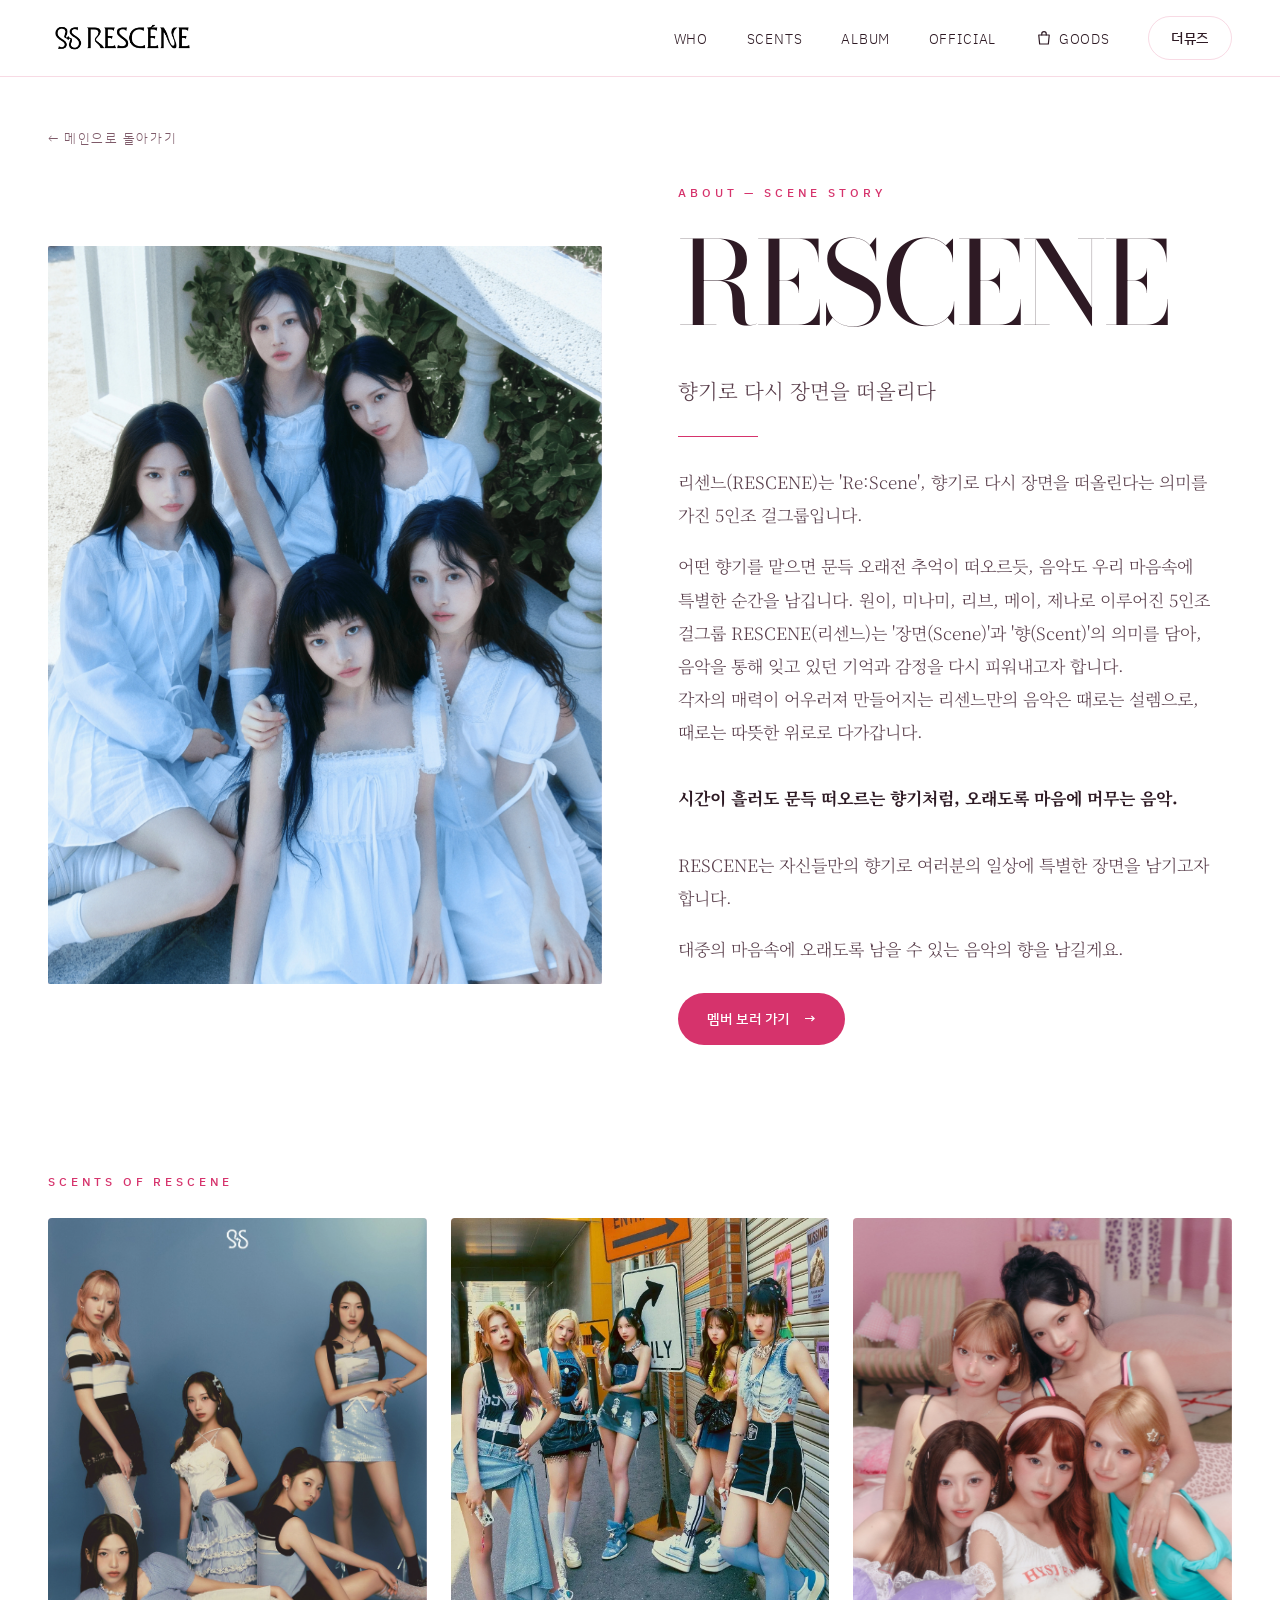
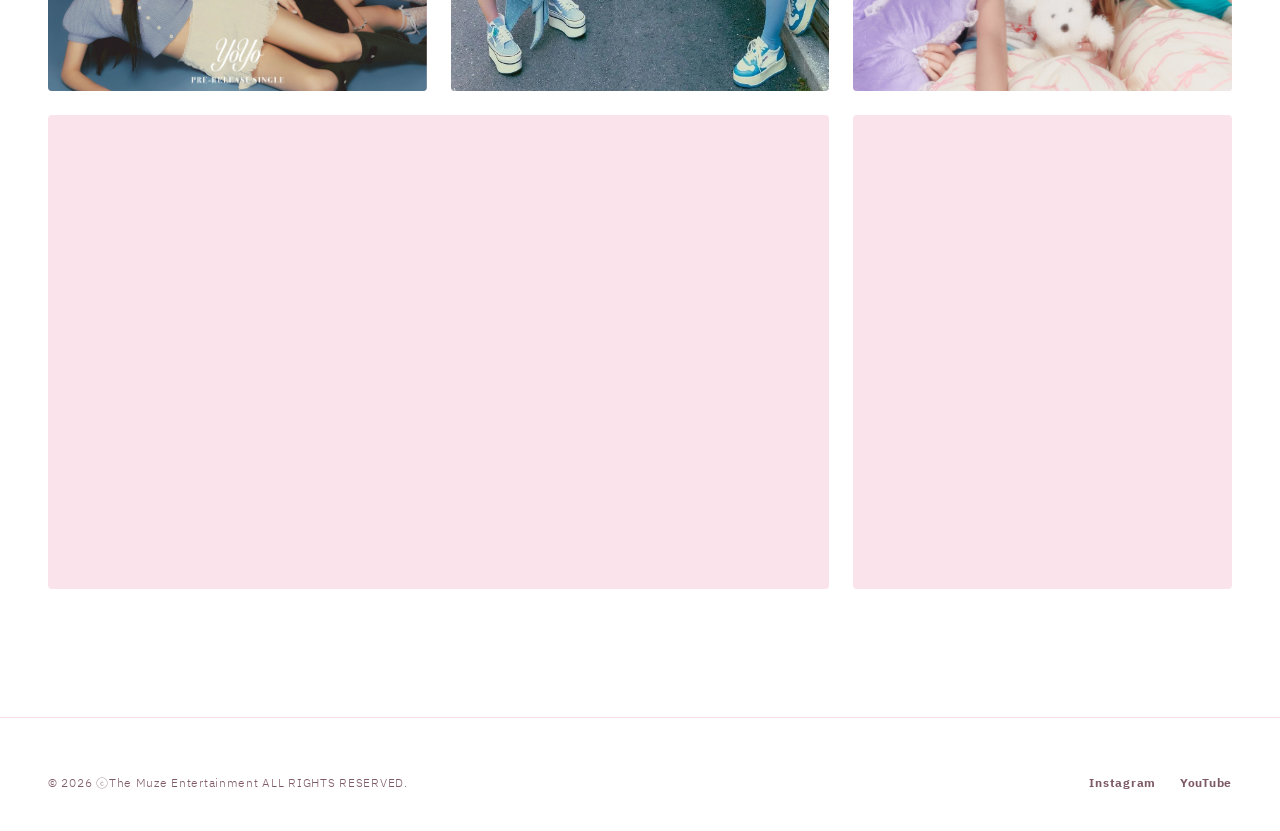
<file: about.html>
<!doctype html>
<html lang="ko">
<head>
  <meta charset="utf-8">
  <meta name="viewport" content="width=device-width, initial-scale=1">
  <title>ABOUT — RESCENE</title>

  <link rel="preconnect" href="https://fonts.googleapis.com">
  <link rel="preconnect" href="https://fonts.gstatic.com" crossorigin>
  <link rel="stylesheet" href="https://fonts.googleapis.com/css2?family=Bodoni+Moda:ital,opsz,wght@0,6..96,400;0,6..96,500;0,6..96,700;1,6..96,400;1,6..96,700&family=Noto+Serif+KR:wght@300;400;500;700&family=IBM+Plex+Sans+KR:wght@300;400;500;700&display=swap">
  <link rel="stylesheet" href="css/style.css?v=13">
</head>
<body>

  <!-- ============ NAV (메인 페이지와 동일) ============ -->
  <header class="header">
    <nav class="nav container">
      <a href="index.html" class="logo" aria-label="RESCENE 홈">
        <img class="logo-img" src="images/logo.png" alt="RESCENE">
        <span class="logo-text en">RESCENE</span>
      </a>

      <button class="menu-toggle" type="button" aria-label="메뉴 열기" aria-expanded="false" aria-controls="menu">
        <span></span><span></span>
      </button>

      <div class="menu" id="menu">
        <a class="navlink" href="index.html#story">WHO</a>
        <a class="navlink" href="index.html#collection">SCENTS</a>
        <a class="navlink" href="index.html#craft">ALBUM</a>
        <a class="navlink" href="index.html#contact">OFFICIAL</a>
        <a class="navlink nav-goods" href="https://www.withmuu.com/" target="_blank" rel="noopener">
          <svg class="nav-icon" viewBox="0 0 24 24" aria-hidden="true"><path d="M5 8h14l-1.2 12H6.2z"/><path d="M9 8V6.5a3 3 0 0 1 6 0V8"/></svg>
          GOODS
        </a>
       <a href="https://themuze.kr/" class="btn btn-ghost btn-sm" target="_blank" rel="noopener">더뮤즈</a>
      </div>
    </nav>
  </header>

  <!-- ============ ABOUT RESCENE ============ -->
  <main class="member-page container">
    <a href="index.html#story" class="back-link fade">← 메인으로 돌아가기</a>

    <section class="member-detail">
      <!-- 사진: images/rescene-intro.jpg (세로형) -->
      <div class="ph hero-img about-photo" data-label="RESCENE · 3:4">
        <img class="ph-media" src="images/rescene-intro.jpg" alt="리센느 단체 사진">
      </div>

      <div class="member-info">
        <p class="eyebrow fade">ABOUT — SCENE STORY</p>
        <h1 class="member-name en">
          <span class="line"><span>RESCENE</span></span>
        </h1>
        <p class="member-line kr fade">향기로 다시 장면을 떠올리다</p>
        <span class="rule fade"></span>

        <!-- 소개글: 문단을 늘리려면 <p>…</p> 를 복사해서 추가하세요 -->
        <div class="about-body kr fade-2">
          <p>리센느(RESCENE)는 'Re:Scene', 향기로 다시 장면을 떠올린다는 의미를 가진 5인조 걸그룹입니다.</p>
          <p>어떤 향기를 맡으면 문득 오래전 추억이 떠오르듯, 음악도 우리 마음속에 특별한 순간을 남깁니다. 
            원이, 미나미, 리브, 메이, 제나로 이루어진 5인조 걸그룹 RESCENE(리센느)는 '장면(Scene)'과 '향(Scent)'의 의미를 담아, 음악을 통해 잊고 있던 기억과 감정을 다시 피워내고자 합니다. <br>
각자의 매력이 어우러져 만들어지는 리센느만의 음악은 때로는 설렘으로, 때로는 따뜻한 위로로 다가갑니다. <br> <br>
<strong> 시간이 흘러도 문득 떠오르는 향기처럼, 오래도록 마음에 머무는 음악. </strong> <br><br>
RESCENE는 자신들만의 향기로 여러분의 일상에 특별한 장면을 남기고자 합니다.</p>
          <p>대중의 마음속에 오래도록 남을 수 있는 음악의 향을 남길게요.</p>
        </div>

        <a href="index.html#collection" class="btn btn-solid self-start fade-2">멤버 보러 가기 <span aria-hidden="true">→</span></a>
      </div>
    </section>
      <!-- ============ GALLERY (단체사진) ============ -->
    <section class="about-gallery">
      <p class="eyebrow reveal">SCENTS OF RESCENE</p>
      <div class="gallery-grid">
        <figure class="ph gallery-tall reveal-img" style="aspect-ratio: 4 / 5" data-label="Group · 세로형">
          <img class="ph-media" src="images/product-01.jpg" alt="리센느 단체 사진">
        </figure>
        <figure class="ph gallery-tall reveal-img" style="aspect-ratio: 4 / 5" data-label="Group · 세로형">
          <img class="ph-media" src="images/product-02.jpg" alt="리센느 단체 사진">
        </figure>
        <figure class="ph gallery-tall reveal-img" style="aspect-ratio: 4 / 5" data-label="Group · 세로형">
          <img class="ph-media" src="images/product-03.jpg" alt="리센느 단체 사진">
        </figure>
        <figure class="ph gallery-wide reveal-img" data-label="Group · 가로형">
          <img class="ph-media" src="images/product-04.jpg" alt="리센느 단체 사진">
        </figure>
        <figure class="ph gallery-tall reveal-img" style="aspect-ratio: 4 / 5" data-label="Group · 세로형">
          <img class="ph-media" src="images/product-05.jpg" alt="리센느 단체 사진">
        </figure>
      </div>
    </section>
  </main>

  <!-- ============ FOOTER ============ -->
  <footer class="footer">
    <div class="container">
      <div class="footer-bottom">
        <span>© <span id="year"></span> ⓒThe Muze Entertainment ALL RIGHTS RESERVED.</span>
        <div class="footer-sns">
          <a href="https://www.instagram.com/rescene_official" target="_blank" rel="noopener">Instagram</a>
          <a href="https://www.youtube.com/@rescene_official" target="_blank" rel="noopener">YouTube</a>
        </div>
      </div>
    </div>
  </footer>

  <script src="js/main.js?v=11"></script>
</body>
</html>
</file>
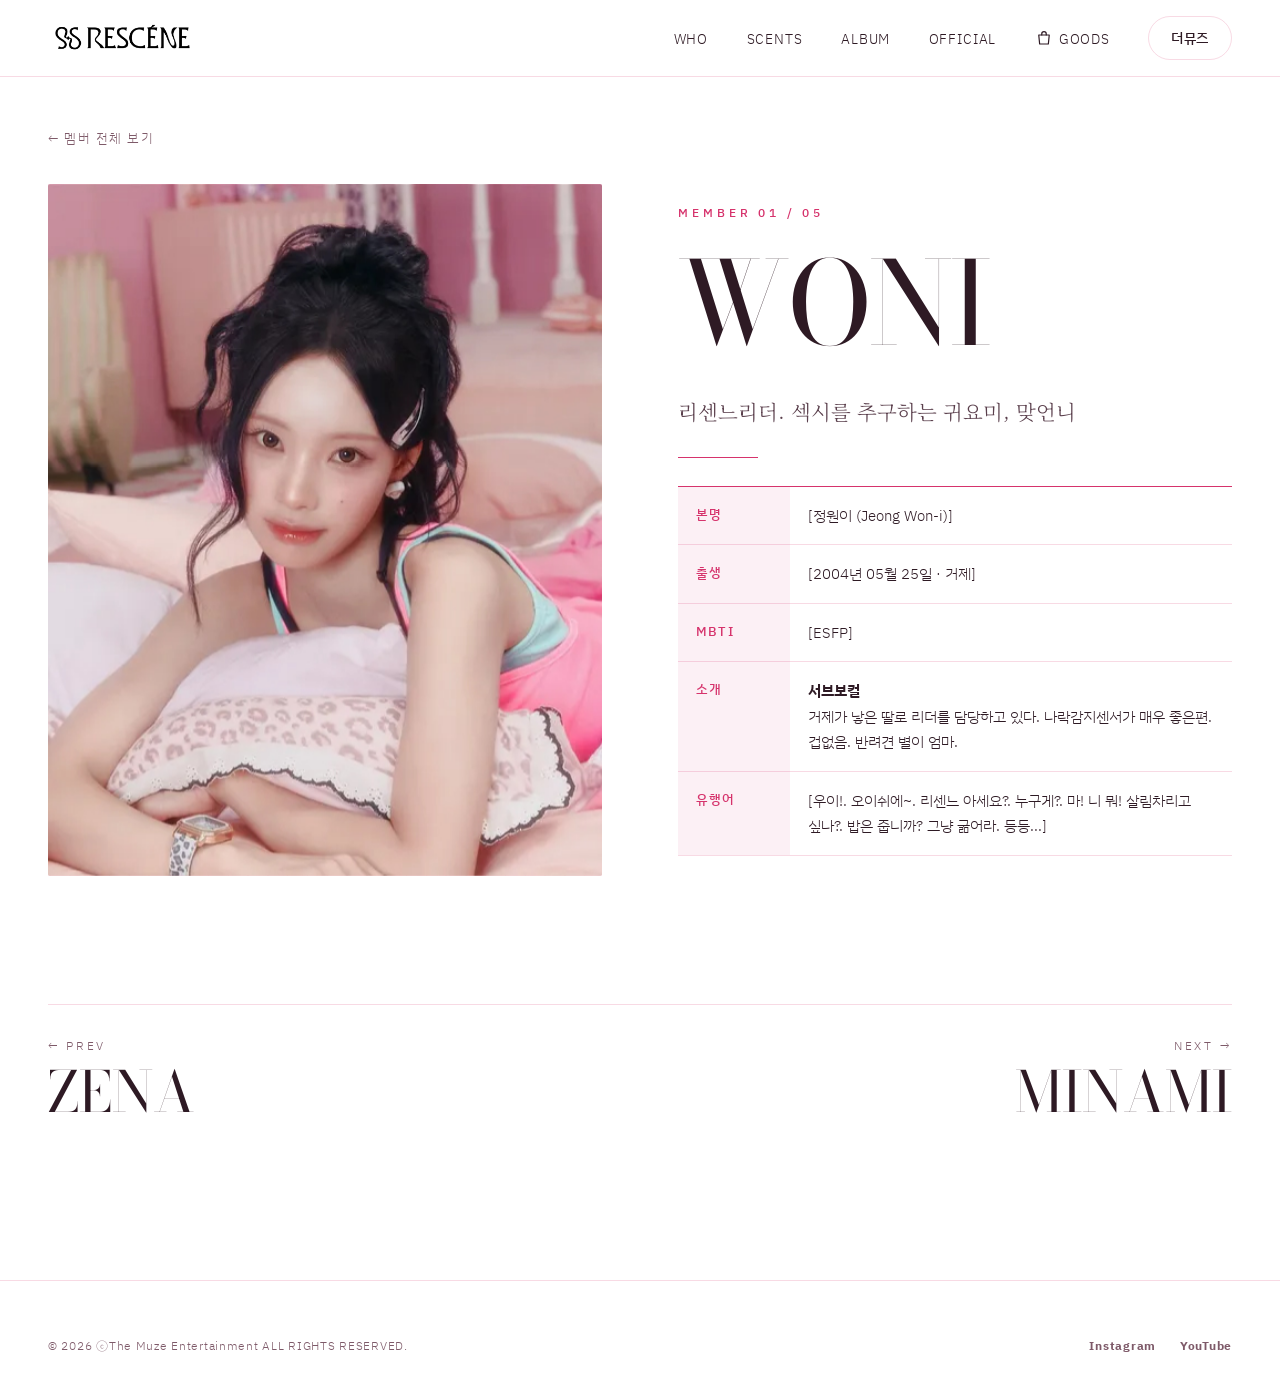
<file: member.html>
<!doctype html>
<html lang="ko">
<head>
  <meta charset="utf-8">
  <meta name="viewport" content="width=device-width, initial-scale=1">
  <title>MEMBER — RESCENE</title>

  <link rel="preconnect" href="https://fonts.googleapis.com">
  <link rel="preconnect" href="https://fonts.gstatic.com" crossorigin>
  <link rel="stylesheet" href="https://fonts.googleapis.com/css2?family=Bodoni+Moda:ital,opsz,wght@0,6..96,400;0,6..96,500;0,6..96,700;1,6..96,400;1,6..96,700&family=Noto+Serif+KR:wght@300;400;500;700&family=IBM+Plex+Sans+KR:wght@300;400;500;700&display=swap">
  <link rel="stylesheet" href="css/style.css?v=9">
</head>
<body>

  <!-- ============ NAV (메인 페이지와 동일) ============ -->
  <header class="header">
    <nav class="nav container">
      <a href="index.html" class="logo" aria-label="RESCENE 홈">
        <img class="logo-img" src="images/logo.png" alt="RESCENE">
        <span class="logo-text en">RESCENE</span>
      </a>

      <button class="menu-toggle" type="button" aria-label="메뉴 열기" aria-expanded="false" aria-controls="menu">
        <span></span><span></span>
      </button>

      <div class="menu" id="menu">
        <a class="navlink" href="index.html#story">WHO</a>
        <a class="navlink" href="index.html#collection">SCENTS</a>
        <a class="navlink" href="index.html#craft">ALBUM</a>
        <a class="navlink" href="index.html#contact">OFFICIAL</a>
        <a class="navlink nav-goods" href="https://www.withmuu.com/" target="_blank" rel="noopener">
          <svg class="nav-icon" viewBox="0 0 24 24" aria-hidden="true"><path d="M5 8h14l-1.2 12H6.2z"/><path d="M9 8V6.5a3 3 0 0 1 6 0V8"/></svg>
          GOODS
        </a>
        <a href="https://themuze.kr/" class="btn btn-ghost btn-sm" target="_blank" rel="noopener">더뮤즈</a>
      </div>
    </nav>
  </header>

  <!-- ============ MEMBER DETAIL ============ -->
  <!-- 내용은 js/members.js 에서 수정하세요 -->
  <main class="member-page container">
    <a href="index.html#collection" class="back-link fade">← 멤버 전체 보기</a>

    <section class="member-detail">
      <div class="ph hero-img member-photo" id="memberPhotoBox" data-label="Member · 4:5">
        <img class="ph-media" id="memberPhoto" src="" alt="">
      </div>

      <div class="member-info">
        <p class="eyebrow fade" id="memberCount">MEMBER</p>
        <h1 class="member-name en">
          <span class="line"><span id="memberName"></span></span>
        </h1>
        <p class="member-line kr fade" id="memberLine"></p>
        <span class="rule fade"></span>

        <!-- 프로필 표 — 내용은 js/members.js 에서 수정 -->
        <table class="profile-table fade-2">
          <caption class="sr-only">멤버 프로필</caption>
          <tbody>
            <tr><th scope="row">본명</th><td id="pRealName"></td></tr>
            <tr><th scope="row">출생</th><td id="pBirth"></td></tr>
            <tr><th scope="row">MBTI</th><td id="pMbti"></td></tr>
            <tr><th scope="row">소개</th><td id="pIntro"></td></tr>
            <tr><th scope="row">유행어</th><td id="pCatchphrase"></td></tr>
          </tbody>
        </table>
      </div>
    </section>

    <!-- 이전 · 다음 멤버 -->
    <nav class="member-nav" aria-label="다른 멤버 보기">
      <a href="#" id="prevMember" class="member-nav-link">
        <span class="member-nav-label">← PREV</span>
        <span class="member-nav-name en" id="prevName"></span>
      </a>
      <a href="#" id="nextMember" class="member-nav-link is-next">
        <span class="member-nav-label">NEXT →</span>
        <span class="member-nav-name en" id="nextName"></span>
      </a>
    </nav>
  </main>

  <!-- ============ FOOTER ============ -->
  <footer class="footer">
    <div class="container">
      <div class="footer-bottom">
        <span>© <span id="year"></span> ⓒThe Muze Entertainment ALL RIGHTS RESERVED.</span>
        <div class="footer-sns">
          <a href="https://www.instagram.com/rescene_official" target="_blank" rel="noopener">Instagram</a>
          <a href="https://www.youtube.com/@rescene_official" target="_blank" rel="noopener">YouTube</a>
        </div>
      </div>
    </div>
  </footer>

  <script src="js/members.js?v=9"></script>
  <script src="js/member.js?v=9"></script>
  <script src="js/main.js?v=10"></script>
</body>
</html>
</file>
<file: css/style.css>
/* =========================================================
   [BRAND] Landing — style.css
   색상은 :root 변수만 바꾸면 전체에 반영됩니다.
   ========================================================= */
:root {
  /* ---- 핑크 & 화이트 테마 ---- */
  --ground: #FFFFFF;          /* 기본 배경 (흰색) */
  --ground-2: #FFF0F5;        /* 구분 섹션 배경 (연한 핑크) */
  --ink: #2E1A24;             /* 본문 글자 (짙은 자두색) */
  --ink-soft: #5A3F4C;        /* 보조 글자 */
  --muted: #7E5A69;           /* 흐린 글자 */
  --line: rgba(214, 51, 108, .18);   /* 구분선 */
  --accent: #D6336C;          /* 포인트 색상 (핑크) */
  --accent-soft: #FFD3E2;     /* 연한 핑크 (배경·장식용) */
  --placeholder: #FBE3EC;     /* 이미지 자리 배경 */
  --logo-filter: brightness(0);  /* 흰 로고를 어둡게 표시. 로고가 이미 어두운/컬러면 none 으로 */

  --f-en: 'Bodoni Moda', 'Didot', 'Times New Roman', serif;
  --f-kr: 'Noto Serif KR', 'Apple SD Gothic Neo', serif;
  --f-sans: 'IBM Plex Sans KR', system-ui, sans-serif;

  --ease-out: cubic-bezier(.2, .75, .1, 1);
  --ease-io: cubic-bezier(.7, 0, .2, 1);
  --gutter: clamp(20px, 4vw, 48px);
}

*, *::before, *::after { box-sizing: border-box; }
html { scroll-behavior: smooth; scroll-padding-top: 76px; }
body {
  margin: 0;
  background: var(--ground);
  color: var(--ink);
  font-family: var(--f-sans);
  font-weight: 300;
  -webkit-font-smoothing: antialiased;
  overflow-x: hidden;
  padding-top: 76px;          /* 고정 상단바 높이만큼 */
}
img { display: block; max-width: 100%; }
a { color: var(--ink); text-decoration: none; transition: color .3s; }
a:hover { color: var(--accent); }
em { font-style: italic; }

.en { font-family: var(--f-en); }
.kr { font-family: var(--f-kr); word-break: keep-all; }
.muted { color: var(--muted); }

.container { max-width: 1360px; margin: 0 auto; padding-left: var(--gutter); padding-right: var(--gutter); }
.stack { display: flex; flex-direction: column; gap: 32px; }
.stack-sm { display: flex; flex-direction: column; gap: 20px; }
.stack-lg { display: flex; flex-direction: column; gap: 64px; }
.self-start { align-self: flex-start; }
.narrow { max-width: 760px; }

.eyebrow { margin: 0; font-size: 12px; letter-spacing: .32em; text-transform: uppercase; color: var(--accent); font-weight: 500; }
.h2-kr { margin: 0; font-size: clamp(32px, 3.6vw, 52px); line-height: 1.35; font-weight: 400; letter-spacing: -.02em; text-wrap: balance; }
.h2-en { margin: 0; font-size: clamp(44px, 6vw, 88px); line-height: 1; font-weight: 400; letter-spacing: -.02em; }
.body-kr { margin: 0; font-size: 17px; line-height: 1.9; color: var(--ink-soft); max-width: 520px; }

/* ---------- 버튼 ---------- */
.btn {
  display: inline-flex; align-items: center; gap: 14px;
  min-height: 52px; padding: 0 28px; border-radius: 999px;
  font: 500 14px/1 var(--f-sans); letter-spacing: .04em;
  border: 1px solid transparent; cursor: pointer;
  transition: background .4s, color .4s, border-color .4s, gap .4s;
}
.btn:hover { gap: 22px; }
.btn-sm { min-height: 44px; padding: 0 22px; }
.btn-solid { background: var(--accent); color: var(--ground); }
.btn-solid:hover { background: var(--ink); color: var(--ground); }
.btn-ghost { border-color: var(--line); color: var(--ink); }
.btn-ghost:hover { border-color: var(--accent); color: var(--accent); }
.btn-row { display: flex; flex-wrap: wrap; gap: 14px; }

.navlink { position: relative; padding: 14px 0; font-size: 14px; letter-spacing: .06em; }
.navlink::after {
  content: ''; position: absolute; left: 0; right: 0; bottom: 8px; height: 1px;
  background: var(--accent); transform: scaleX(0); transform-origin: right;
  transition: transform .5s var(--ease-io);
}
.navlink:hover::after { transform: scaleX(1); transform-origin: left; }

/* ---------- 헤더 ---------- */
.header {
  position: fixed; top: 0; left: 0; right: 0; z-index: 50;
  background: rgba(255, 255, 255, .82);
  backdrop-filter: blur(14px); -webkit-backdrop-filter: blur(14px);
  border-bottom: 1px solid var(--line);
  transition: transform .5s var(--ease-io);
  animation: fadeIn 1.2s ease .2s both;
}
.nav { min-height: 76px; display: flex; align-items: center; justify-content: space-between; gap: 16px; }
.logo { display: inline-flex; align-items: center; font-size: 26px; letter-spacing: .02em; font-weight: 500; }
.logo-img { height: 32px; width: auto; }           /* 로고 크기는 height 값으로 조절 */
.logo-text { display: none; }
.logo.no-img .logo-text { display: inline; }        /* logo.png가 없으면 글자 로고 표시 */
.menu { display: flex; align-items: center; gap: clamp(16px, 3vw, 40px); }
.menu-toggle { display: none; }

/* ---------- 이미지 자리 (이미지가 없으면 플레이스홀더 표시) ---------- */
.ph { position: relative; overflow: hidden; background: var(--placeholder); }
.ph::before {
  content: ''; position: absolute; inset: 0;
  background:
    repeating-linear-gradient(135deg, rgba(214,51,108,.06) 0 1px, transparent 1px 14px),
    radial-gradient(120% 90% at 30% 20%, #FFF4F8 0%, #F9D6E3 75%);
}
.ph::after {
  content: attr(data-label);
  position: absolute; left: 20px; bottom: 18px;
  font: 500 11px/1 var(--f-sans); letter-spacing: .16em; text-transform: uppercase;
  color: var(--muted);
}
.ph.has-img::after { display: none; }
.ph-media { position: absolute; inset: 0; width: 100%; height: 100%; object-fit: cover; will-change: transform; }

/* ---------- HERO ---------- */
.hero {
  padding-top: clamp(56px, 8vw, 120px); padding-bottom: 80px;
  display: grid; grid-template-columns: repeat(auto-fit, minmax(min(480px, 100%), 1fr));
  gap: clamp(40px, 5vw, 80px); align-items: end;
}
.hero-text { display: flex; flex-direction: column; gap: 36px; }
.hero-title { margin: 0; font-size: clamp(48px, 6.8vw, 112px); line-height: .94; font-weight: 400; letter-spacing: -.02em; }
.hero-title em { color: var(--accent); }
.hero-lead { margin: 0; max-width: 440px; font-size: 18px; line-height: 1.8; color: var(--ink-soft); }
.hero-visual { position: relative; }
.hero-img { aspect-ratio: 4 / 5; border-radius: 2px; }

.badge {
  position: absolute; left: -56px; bottom: 56px;
  width: 132px; height: 132px; border-radius: 50%; background: var(--ground);
  display: flex; align-items: center; justify-content: center;
}
.badge-spin { position: absolute; inset: 0; width: 100%; height: 100%; }
.badge-spin text { fill: var(--ink); font: 500 10.5px var(--f-sans); letter-spacing: 3.2px; }
.badge-plus { color: var(--accent); }

.scroll-hint { display: flex; flex-direction: column; align-items: center; gap: 14px; padding-bottom: 56px; font-size: 11px; letter-spacing: .3em; color: var(--muted); }
.scroll-line { position: relative; display: block; width: 1px; height: 64px; background: var(--line); overflow: hidden; }
.scroll-line::after { content: ''; position: absolute; inset: 0; background: var(--accent); animation: drip 2.4s cubic-bezier(.7,0,.3,1) infinite; }

/* ---------- MARQUEE ---------- */
.marquee { border-top: 1px solid var(--line); border-bottom: 1px solid var(--line); overflow: hidden; padding: 26px 0; }
.marquee-track {
  display: flex; width: max-content; gap: 56px; align-items: center;
  font-size: clamp(28px, 3.4vw, 48px); font-style: italic; white-space: nowrap;
  animation: marquee 32s linear infinite;
}
.marquee-track i { color: var(--accent); font-style: normal; }
.marquee:hover .marquee-track { animation-play-state: paused; }

/* ---------- STORY ---------- */
.story {
  padding-top: clamp(96px, 12vw, 180px); padding-bottom: clamp(96px, 12vw, 180px);
  display: grid; grid-template-columns: repeat(auto-fit, minmax(min(420px, 100%), 1fr));
  gap: clamp(48px, 7vw, 120px); align-items: center;
}
.story > .ph { aspect-ratio: 3 / 4; }
.rule { display: block; width: 80px; height: 1px; background: var(--accent); }

/* ---------- COLLECTION ---------- */
.collection { background: var(--ground-2); padding: clamp(96px, 11vw, 160px) 0; }
.section-head { display: flex; flex-wrap: wrap; justify-content: space-between; align-items: flex-end; gap: 24px; }
.card-marquee { overflow: hidden; margin-top: 64px; }
.card-track { display: flex; width: max-content; animation: marquee 40s linear infinite; }
.card-marquee:hover .card-track { animation-play-state: paused; }   /* 마우스를 올리면 멈춤 */
.card-track .card { flex: 0 0 clamp(240px, 24vw, 340px); margin-right: 32px; }  /* 간격은 margin으로 (끊김 없는 반복용) */
.card { display: flex; flex-direction: column; gap: 22px; color: var(--ink); }
.card:hover { color: var(--ink); }
.card .ph { aspect-ratio: 4 / 5; }
.card .ph::before, .card .ph-media { transition: transform 1.2s var(--ease-out); }
.card:hover .ph::before, .card:hover .ph-media { transform: scale(1.06); }
.card-meta { display: flex; justify-content: space-between; align-items: baseline; gap: 16px; border-top: 1px solid var(--line); padding-top: 18px; }
.card-meta > div { display: flex; flex-direction: column; gap: 8px; }
.card-name { font-size: 26px; }
.card-desc { font-size: 14px; color: var(--muted); }
.arrow { font-size: 20px; color: var(--accent); transition: transform .5s var(--ease-out); }
.card:hover .arrow { transform: translateX(8px); }

/* ---------- PHILOSOPHY ---------- */
.craft { padding-top: clamp(96px, 12vw, 180px); padding-bottom: clamp(96px, 12vw, 180px); }
.albums { display: grid; grid-template-columns: repeat(auto-fill, minmax(min(240px, 100%), 1fr)); gap: 48px 32px; }
.album { display: flex; flex-direction: column; gap: 10px; }
.album-cover { aspect-ratio: 1 / 1; margin-bottom: 8px; transition: transform .6s var(--ease-out), box-shadow .6s var(--ease-out); }
.album-cover::before, .album-cover .ph-media { transition: transform 1.2s var(--ease-out); }
.album:hover .album-cover { transform: translateY(-6px); box-shadow: 0 24px 48px -24px rgba(214,51,108,.45); }
.album:hover .album-cover::before, .album:hover .album-cover .ph-media { transform: scale(1.05); }
.album-title { margin: 0; font-family: var(--f-sans); font-size: 15px; font-weight: 500; line-height: 1.5; word-break: keep-all; }   /* 고딕체 */
.album-date { margin: 0; font-size: 12px; letter-spacing: .12em; color: var(--muted); }

/* ---------- QUOTE ---------- */
.quote { min-height: 680px; display: flex; align-items: center; justify-content: center; }
.quote-shade { position: absolute; inset: 0; background: linear-gradient(180deg, rgba(214,51,108,.35), rgba(46,26,36,.62)); }
.quote blockquote { position: relative; z-index: 1; margin: 0; padding: 0 24px; max-width: 980px; text-align: center; display: flex; flex-direction: column; gap: 32px; align-items: center; }
.quote blockquote p { margin: 0; font-size: clamp(36px, 5vw, 72px); line-height: 1.15; font-style: italic; font-weight: 400; }
.quote cite { font-style: normal; font-size: 13px; letter-spacing: .28em; color: var(--accent); }

/* ---------- CONTACT ---------- */
.contact {
  padding-top: clamp(96px, 12vw, 180px); padding-bottom: clamp(96px, 12vw, 180px);
  display: grid; grid-template-columns: repeat(auto-fit, minmax(min(420px, 100%), 1fr));
  gap: 64px; align-items: end;
}
.contact-title { margin: 0; font-size: clamp(52px, 7.4vw, 116px); line-height: .95; font-weight: 400; letter-spacing: -.02em; }
.contact-title em { color: var(--accent); }
.field { display: flex; flex-direction: column; gap: 10px; }
.field label { font-size: 12px; letter-spacing: .2em; color: var(--muted); }
.field-row { display: flex; flex-wrap: wrap; gap: 12px; border-bottom: 1px solid rgba(46,26,36,.28); padding-bottom: 10px; transition: border-color .3s; }
.field-row:focus-within { border-color: var(--accent); }
.field input { flex: 1 1 220px; min-height: 48px; background: transparent; border: 0; outline: none; color: var(--ink); font: 300 18px var(--f-sans); }
.field input::placeholder { color: #B394A2; }

/* ---------- FOOTER ---------- */
.footer { border-top: 1px solid var(--line); padding: 56px 0 40px; }
.footer-grid { display: grid; grid-template-columns: repeat(auto-fit, minmax(min(200px, 100%), 1fr)); gap: 40px; font-size: 14px; line-height: 2; }
.footer-col { display: flex; flex-direction: column; color: var(--ink-soft); }
.footer-label { font-size: 11px; letter-spacing: .24em; color: var(--accent); }
.footer-bottom { display: flex; flex-wrap: wrap; justify-content: space-between; gap: 12px; font-size: 12px; color: var(--muted); letter-spacing: .06em; }
.footer-bottom a { color: var(--muted); }

/* =========================================================
   MOTION
   ========================================================= */
@keyframes rise { from { transform: translateY(105%); } to { transform: translateY(0); } }
@keyframes fadeUp { from { opacity: 0; transform: translateY(32px); } to { opacity: 1; transform: none; } }
@keyframes fadeIn { from { opacity: 0; } to { opacity: 1; } }
@keyframes kenburns { from { transform: scale(1.14); } to { transform: scale(1); } }
@keyframes clipIn { from { clip-path: inset(100% 0 0 0); } to { clip-path: inset(0 0 0 0); } }
@keyframes marquee { from { transform: translateX(0); } to { transform: translateX(-50%); } }
@keyframes spin { to { transform: rotate(360deg); } }
@keyframes drip {
  0%   { transform: scaleY(0); transform-origin: top; }
  45%  { transform: scaleY(1); transform-origin: top; }
  55%  { transform: scaleY(1); transform-origin: bottom; }
  100% { transform: scaleY(0); transform-origin: bottom; }
}

/* 첫 화면 등장 */
.line { display: block; overflow: hidden; padding-bottom: .06em; }
.line > span { display: block; white-space: nowrap; animation: rise 1.2s var(--ease-out) both; }
.line:nth-child(2) > span { animation-delay: .12s; }
.line:nth-child(3) > span { animation-delay: .24s; }
.fade   { animation: fadeUp 1.1s var(--ease-out) .55s both; }
.fade-2 { animation: fadeUp 1.1s var(--ease-out) .75s both; }
.hero-img { animation: clipIn 1.6s var(--ease-io) .2s both; }
.hero-img::before, .hero-img .ph-media { animation: kenburns 3.2s var(--ease-out) .2s both; }
.badge-spin { animation: spin 22s linear infinite; }

/* 스크롤 등장 — JS가 .is-in 클래스를 붙입니다 */
.js .reveal { opacity: 0; transform: translateY(32px); transition: opacity 1.1s var(--ease-out), transform 1.1s var(--ease-out); }
.js .reveal.is-in { opacity: 1; transform: none; }
/* 이미지 박스 자체가 아니라 안쪽(배경·사진)을 가려야 스크롤 감지가 정상 작동합니다 */
.js .reveal-img::before, .js .reveal-img .ph-media { clip-path: inset(100% 0 0 0); transition: clip-path 1.4s var(--ease-io); }
.js .reveal-img.is-in::before, .js .reveal-img.is-in .ph-media { clip-path: inset(0 0 0 0); }
.js .reveal-line { transform: scaleX(0); transform-origin: left; transition: transform 1.4s var(--ease-io) .2s; }
.js .reveal-line.is-in { transform: scaleX(1); }
.albums .reveal:nth-child(4n+2) { transition-delay: .1s; }
.albums .reveal:nth-child(4n+3) { transition-delay: .2s; }
.albums .reveal:nth-child(4n+4) { transition-delay: .3s; }

/* =========================================================
   MOBILE
   ========================================================= */
@media (max-width: 860px) {
  .menu-toggle {
    display: inline-flex; flex-direction: column; justify-content: center; gap: 7px;
    width: 44px; height: 44px; padding: 0 10px; background: none; border: 0; cursor: pointer;
  }
  .menu-toggle span { display: block; height: 1px; background: var(--ink); transition: transform .4s var(--ease-io); }
  .menu-toggle[aria-expanded="true"] span:first-child { transform: translateY(4px) rotate(45deg); }
  .menu-toggle[aria-expanded="true"] span:last-child { transform: translateY(-4px) rotate(-45deg); }

  .menu {
    position: absolute; top: 100%; left: 0; right: 0;
    flex-direction: column; align-items: flex-start; gap: 8px;
    padding: 24px var(--gutter) 32px;
    background: rgba(255, 255, 255, .98); border-bottom: 1px solid var(--line);
    clip-path: inset(0 0 100% 0); transition: clip-path .6s var(--ease-io);
  }
  .menu.is-open { clip-path: inset(0 0 0 0); }
  .menu .navlink { font-size: 20px; }
  .menu .btn { margin-top: 12px; }

  .badge { left: 16px; bottom: -40px; width: 104px; height: 104px; }
  .albums { grid-template-columns: repeat(2, minmax(0, 1fr)); gap: 32px 16px; }
  .album-title { font-size: 14px; }
}

/* 모션 줄이기 설정 사용자 배려 */
@media (prefers-reduced-motion: reduce) {
  *, *::before, *::after { animation: none !important; transition: none !important; }
  .js .reveal, .js .reveal-img::before, .js .reveal-img .ph-media, .js .reveal-line { opacity: 1; transform: none; clip-path: none; }
}
/* =========================================================
   MEMBER PAGE (member.html)
   ========================================================= */
.member-page { padding-top: 40px; padding-bottom: clamp(80px, 10vw, 140px); }
.back-link { display: inline-flex; align-items: center; min-height: 44px; font-size: 13px; letter-spacing: .12em; color: var(--muted); }
.member-detail {
  margin-top: 24px;
  display: grid; grid-template-columns: repeat(auto-fit, minmax(min(420px, 100%), 1fr));
  gap: clamp(40px, 6vw, 100px); align-items: center;
}
.member-photo { aspect-ratio: 4 / 5; }
.member-info { display: flex; flex-direction: column; gap: 28px; }
.member-name { margin: 0; font-size: clamp(64px, 9vw, 140px); line-height: .95; font-weight: 400; letter-spacing: -.02em; }
.member-line { margin: 0; font-size: clamp(18px, 1.6vw, 22px); line-height: 1.7; color: var(--ink-soft); word-break: keep-all; }
.member-facts { margin: 0; display: grid; grid-template-columns: repeat(auto-fit, minmax(160px, 1fr)); gap: 0 32px; border-top: 1px solid var(--line); }
.member-facts > div { padding: 18px 0; border-bottom: 1px solid var(--line); display: flex; flex-direction: column; gap: 6px; }
.member-facts dt { font-size: 11px; letter-spacing: .24em; color: var(--accent); }
.member-facts dd { margin: 0; font-size: 16px; }

.member-nav { margin-top: clamp(80px, 10vw, 140px); display: grid; grid-template-columns: repeat(2, minmax(0, 1fr)); border-top: 1px solid var(--line); }
.member-nav-link { display: flex; flex-direction: column; gap: 10px; padding: 32px 0; transition: color .4s; }
.member-nav-link.is-next { align-items: flex-end; text-align: right; }
.member-nav-label { font-size: 12px; letter-spacing: .24em; color: var(--muted); }
.member-nav-name { font-size: clamp(32px, 4.4vw, 64px); line-height: 1; transition: transform .6s var(--ease-out); }
.member-nav-link:hover .member-nav-name { transform: translateX(-10px); }
.member-nav-link.is-next:hover .member-nav-name { transform: translateX(10px); }

.footer-sns { display: flex; gap: 24px; }
.footer-sns a { color: var(--muted); }
.footer-sns a:hover { color: var(--accent); }

/* =========================================================
   INTRO (대문 동영상)
   ========================================================= */
.intro { display: none; }
.intro-active .intro, .intro.is-leaving {
  display: block; position: fixed; inset: 0; z-index: 100;
  background: var(--ground); overflow: hidden;
  touch-action: none; cursor: grab; user-select: none; -webkit-user-select: none;
}
.intro-active .intro:active { cursor: grabbing; }
.intro-active, .intro-active body { overflow: hidden; }       /* 대문이 떠 있는 동안 뒤 페이지 스크롤 막기 */
.intro.is-leaving { transition: transform 1.1s var(--ease-io); transform: translateY(-100%) !important; }
.intro.is-snapping { transition: transform .5s var(--ease-out); }

.intro-video { position: absolute; inset: 0; width: 100%; height: 100%; object-fit: cover; pointer-events: none; }
.intro-shade { position: absolute; inset: 0; background: linear-gradient(180deg, rgba(214,51,108,.10) 0%, rgba(214,51,108,.05) 45%, rgba(46,26,36,.55) 100%); pointer-events: none; }

.intro-center {
  position: absolute; inset: 0; display: flex; flex-direction: column; align-items: center; justify-content: center; gap: 20px;
  text-align: center; padding: 0 24px; pointer-events: none;
  animation: fadeUp 1.4s var(--ease-out) .3s both;
}
.intro-logo { font-size: clamp(48px, 8vw, 112px); }
.intro-logo .logo-img { height: clamp(48px, 7vw, 96px); }
.intro-tag { margin: 0; font-size: clamp(16px, 1.8vw, 22px); font-style: italic; color: var(--ink-soft); }

.intro-enter {
  position: absolute; left: 50%; bottom: clamp(32px, 6vh, 64px); transform: translateX(-50%);
  display: flex; flex-direction: column; align-items: center; gap: 14px;
  min-height: 44px; padding: 8px 16px; background: none; border: 0; cursor: pointer;
  color: var(--ink); font: 500 11px/1 var(--f-sans); letter-spacing: .3em;
  animation: fadeIn 1.2s ease 1s both;
}
.intro-enter:hover { color: var(--accent); }
.intro-enter-line { position: relative; display: block; width: 1px; height: 56px; background: rgba(255,255,255,.4); overflow: hidden; }
.intro-enter-line::after { content: ''; position: absolute; inset: 0; background: var(--accent); animation: drip 2.4s cubic-bezier(.7,0,.3,1) infinite; transform-origin: bottom; }

.intro-sound {
  position: absolute; top: 24px; right: var(--gutter);
  min-height: 44px; padding: 0 18px; border-radius: 999px;
  background: rgba(255,255,255,.15); border: 1px solid rgba(255,255,255,.6); color: #fff;
  font: 500 11px/1 var(--f-sans); letter-spacing: .2em; cursor: pointer;
  animation: fadeIn 1.2s ease 1s both;
}
.intro-sound:hover, .intro-sound[aria-pressed="true"] { border-color: var(--accent); color: var(--accent); }

/* 대문이 떠 있는 동안 첫 화면 애니메이션을 멈춰 두었다가, 들어오는 순간 재생 */
.intro-active .header,
.intro-active .line > span,
.intro-active .fade, .intro-active .fade-2,
.intro-active .hero-img, .intro-active .hero-img::before, .intro-active .hero-img .ph-media {
  animation-play-state: paused;
}

/* ---------- 멤버 프로필 표 ---------- */
.sr-only { position: absolute; width: 1px; height: 1px; overflow: hidden; clip: rect(0 0 0 0); white-space: nowrap; }
.profile-table { width: 100%; border-collapse: collapse; border-top: 1px solid var(--accent); font-size: 15px; }
.profile-table th, .profile-table td { padding: 16px 18px; border-bottom: 1px solid var(--line); text-align: left; vertical-align: top; line-height: 1.7; }
.profile-table th {
  width: 112px; white-space: nowrap;
  background: rgba(214, 51, 108, .07);              /* 포인트 색을 옅게 */
  color: var(--accent); font-weight: 500; font-size: 13px; letter-spacing: .08em;
}
.profile-table td { color: var(--ink); word-break: keep-all; white-space: pre-line; }   /* \n 줄바꿈 반영 */
.profile-table tr { transition: background .3s; }
.profile-table tr:hover td { background: rgba(214, 51, 108, .04); }
@media (max-width: 480px) {
  .profile-table th { width: 84px; padding: 14px 12px; }
  .profile-table td { padding: 14px 12px; font-size: 14px; }
}

/* ---------- 강조 (<strong>, <b>) ---------- */
strong, b { font-weight: 700; color: var(--ink); }

/* =========================================================
   핑크 & 화이트 테마 — 보정
   ========================================================= */
::selection { background: var(--accent-soft); color: var(--ink); }
.btn-solid { color: #fff; }
.btn-solid:hover { background: var(--ink); color: #fff; }

/* 로고: 흰 배경 위에서 보이도록 */
.header .logo-img, .footer .logo-img { filter: var(--logo-filter); }

/* 사진 위 인용문은 흰 글자 */
.quote blockquote p { color: #fff; }
.quote cite { color: var(--accent-soft); }

/* 대문: 핑크 배경 + 흰 글자 (동영상이 없을 때도 보이도록) */
.intro-active .intro, .intro.is-leaving { background: linear-gradient(160deg, #F9A8C6 0%, #E2558A 55%, #B8245A 100%); }
.intro-center, .intro-tag, .intro-logo .logo-text { color: #fff; }
.intro-tag { color: rgba(255,255,255,.9); }
.intro-enter { color: #fff; }
.intro-enter:hover { color: var(--accent-soft); }
.intro-enter-line::after { background: #fff; }
.intro-sound:hover, .intro-sound[aria-pressed="true"] { border-color: #fff; color: #fff; background: rgba(255,255,255,.28); }

/* 멤버 흐름 띠·카드 등 연한 핑크 포인트 */
.collection { background: var(--ground-2); }
.marquee { background: var(--ground-2); }
.badge { box-shadow: 0 10px 30px -12px rgba(214,51,108,.35); }

/* =========================================================
   ABOUT PAGE (about.html) — 리센느 소개
   ========================================================= */
.about-photo { aspect-ratio: 3 / 4; }               /* 세로형 사진 */
.about-body { display: flex; flex-direction: column; gap: 18px; max-width: 560px; }
.about-body p { margin: 0; font-size: 17px; line-height: 1.95; color: var(--ink-soft); word-break: keep-all; }
/* =========================================================
   LP PLAYER (앨범 수록곡 · 음악 재생) — js/player.js
   ========================================================= */
.albums .album { cursor: pointer; }
.albums .album:focus-visible { outline: 2px solid var(--accent); outline-offset: 6px; border-radius: 2px; }
html.lp-lock { overflow: hidden; }

/* 배경 어둡게 */
.lp-backdrop {
  position: fixed; inset: 0; z-index: 89;
  background: rgba(46, 26, 36, .35); backdrop-filter: blur(3px); -webkit-backdrop-filter: blur(3px);
  opacity: 0; pointer-events: none; transition: opacity .5s ease;
}
.lp.is-open .lp-backdrop { opacity: 1; pointer-events: auto; }

/* 오른쪽에서 '샥' 나오는 패널 */
.lp-panel {
  position: fixed; top: 0; right: 0; bottom: 0; z-index: 90;
  width: min(480px, 100%); overflow-y: auto; overscroll-behavior: contain;
  padding: 28px clamp(20px, 5vw, 32px) 40px;
  background: var(--ground);
  display: flex; flex-direction: column; gap: 22px;
  transform: translateX(100%); visibility: hidden;
  transition: transform .7s var(--ease-io), visibility 0s linear .7s, box-shadow .7s; outline: none;
}
.lp.is-open .lp-panel { transform: none; visibility: visible; transition: transform .7s var(--ease-io), visibility 0s, box-shadow .7s; box-shadow: -24px 0 60px -30px rgba(214, 51, 108, .45); }
.lp-close {
  align-self: flex-end; width: 44px; height: 44px; display: grid; place-items: center;
  background: none; border: 1px solid var(--line); border-radius: 50%; color: var(--ink); cursor: pointer;
}
.lp-close svg { width: 18px; height: 18px; }
.lp-close:hover { border-color: var(--accent); color: var(--accent); }

/* ---- 턴테이블 (커버 + LP + 톤암) ---- */
.lp-deck { --sz: clamp(170px, 46vw, 230px); position: relative; height: calc(var(--sz) + 8px); }
.lp-sleeve {
  position: absolute; left: 0; top: 0; z-index: 2; width: var(--sz); height: var(--sz); overflow: hidden;
  background: linear-gradient(135deg, #F9A8C6, var(--accent));
  box-shadow: 0 22px 40px -20px rgba(214, 51, 108, .6);
}
.lp-sleeve-img, .lp-label-img, .lp-mini-img { width: 100%; height: 100%; object-fit: cover; display: block; }

.lp-disc {
  position: absolute; z-index: 1; top: 4%; left: 4%;
  width: calc(var(--sz) * .92); height: calc(var(--sz) * .92); border-radius: 50%;
  transition: transform 1s var(--ease-out) .35s;          /* 패널이 열린 뒤 LP가 커버에서 빠져나옴 */
}
.lp.is-open .lp-disc { transform: translateX(calc(var(--sz) * .55)); }
.lp-disc-spin {
  position: absolute; inset: 0; border-radius: 50%;
  background:
    radial-gradient(circle, transparent 0 30%, rgba(0,0,0,.25) 30.5% 31.5%, transparent 32%),
    repeating-radial-gradient(circle, #1a1519 0 1.4px, #2a2229 1.8px 3px);
  box-shadow: 0 16px 32px -12px rgba(0, 0, 0, .5), inset 0 0 0 3px #0f0b0e;
  animation: lpSpin 2.4s linear infinite; animation-play-state: paused;
}
.lp.is-playing .lp-disc-spin { animation-play-state: running; }
.lp-disc::after {                                          /* 빛 반사 (돌지 않아서 더 진짜 같음) */
  content: ''; position: absolute; inset: 0; border-radius: 50%; pointer-events: none;
  background: conic-gradient(from 20deg, transparent 0 8%, rgba(255,255,255,.14) 14%, transparent 22% 54%, rgba(255,255,255,.09) 62%, transparent 70%);
}
.lp-label {
  position: absolute; inset: 31%; border-radius: 50%; overflow: hidden;
  background: linear-gradient(135deg, #F9A8C6, var(--accent));
}
.lp-label::after {                                         /* 가운데 구멍 */
  content: ''; position: absolute; left: 50%; top: 50%; width: 9%; height: 9%;
  transform: translate(-50%, -50%); border-radius: 50%; background: var(--ground);
}

.lp-arm {
  position: absolute; z-index: 3; top: -6px; left: calc(var(--sz) * 1.42);
  width: calc(var(--sz) * .28); height: calc(var(--sz) * .95); overflow: visible;
  transform-origin: 50% 11%; transform: rotate(-10deg);
  transition: transform .9s var(--ease-io);
}
.lp.is-playing .lp-arm { transform: rotate(20deg); }      /* 재생하면 바늘이 LP 위로 */
.lp-arm-base { fill: var(--ground-2); stroke: var(--line); }
.lp-arm-pivot { fill: var(--accent); }
.lp-arm-rod { fill: none; stroke: #B9A3AE; stroke-width: 4; stroke-linecap: round; stroke-linejoin: round; }
.lp-arm-head { fill: var(--ink); }

/* ---- 앨범 정보 · 재생 컨트롤 ---- */
.lp-info { display: flex; flex-direction: column; gap: 6px; }
.lp-title { margin: 0; font-size: 22px; font-weight: 500; line-height: 1.4; word-break: keep-all; }
.lp-date { margin: 0; font-size: 12px; letter-spacing: .12em; color: var(--muted); }

.lp-now { display: flex; flex-direction: column; gap: 12px; padding: 18px 20px; background: var(--ground-2); border-radius: 14px; }
.lp-now-title { margin: 0; font-size: 15px; font-weight: 500; color: var(--ink); white-space: nowrap; overflow: hidden; text-overflow: ellipsis; }
.lp-progress { display: flex; align-items: center; gap: 10px; }
.lp-seek { flex: 1; accent-color: var(--accent); height: 24px; cursor: pointer; }
.lp-time { font-size: 11px; color: var(--muted); font-variant-numeric: tabular-nums; min-width: 32px; }
.lp-dur { text-align: right; }
.lp-controls { display: flex; justify-content: center; align-items: center; gap: 18px; }
.lp-btn { display: grid; place-items: center; width: 44px; height: 44px; border-radius: 50%; border: 0; background: none; color: var(--ink); cursor: pointer; }
.lp-btn svg { width: 20px; height: 20px; }
.lp-btn:hover { color: var(--accent); }
.lp-play { width: 56px; height: 56px; background: var(--accent); color: #fff; box-shadow: 0 10px 22px -10px rgba(214, 51, 108, .8); }
.lp-play:hover { background: var(--ink); color: #fff; }
.lp-play svg { width: 24px; height: 24px; }
.lp-status { margin: 0; font-size: 12px; color: var(--accent); word-break: break-all; }
.lp-status:empty { display: none; }

/* ---- 수록곡 목록 ---- */
.lp-tracks { list-style: none; margin: 0; padding: 0; border-top: 1px solid var(--line); }
.lp-track {
  width: 100%; min-height: 54px; padding: 12px 8px; display: grid; grid-template-columns: 36px 1fr 20px; align-items: center; gap: 8px;
  background: none; border: 0; border-bottom: 1px solid var(--line); text-align: left; cursor: pointer;
  font: 400 15px/1.5 var(--f-sans); color: var(--ink); transition: background .3s, color .3s;
}
.lp-track:hover { background: var(--ground-2); }
.lp-track-no { font-size: 12px; color: var(--muted); font-variant-numeric: tabular-nums; }
.lp-track.is-current { color: var(--accent); font-weight: 500; }
.lp-track.is-current .lp-track-no { color: var(--accent); }
.lp-empty { padding: 20px 8px; font-size: 14px; color: var(--muted); }

/* 재생 중 표시 (이퀄라이저 막대) */
.lp-eq { display: none; height: 14px; align-items: flex-end; gap: 2px; }
.lp-track.is-current .lp-eq { display: inline-flex; }
.lp-eq i { width: 3px; height: 30%; background: var(--accent); border-radius: 1px; }
.lp.is-playing .lp-track.is-current .lp-eq i { animation: lpEq .9s ease-in-out infinite; }
.lp-eq i:nth-child(2) { animation-delay: -.3s !important; }
.lp-eq i:nth-child(3) { animation-delay: -.6s !important; }

/* ---- 패널을 닫아도 계속 재생: 오른쪽 아래 미니 LP ---- */
.lp-mini {
  position: fixed; right: 20px; bottom: 20px; z-index: 80;
  display: none; align-items: center; gap: 12px; max-width: min(260px, calc(100vw - 40px));
  min-height: 56px; padding: 6px 18px 6px 6px; border-radius: 999px;
  background: rgba(255, 255, 255, .92); border: 1px solid var(--line); cursor: pointer;
  box-shadow: 0 16px 36px -18px rgba(214, 51, 108, .6); backdrop-filter: blur(10px);
  animation: fadeUp .6s var(--ease-out) both;
}
.lp.has-track:not(.is-open) .lp-mini { display: inline-flex; }
.lp-mini-disc {
  position: relative; flex: 0 0 44px; height: 44px; border-radius: 50%; overflow: hidden;
  background: repeating-radial-gradient(circle, #1a1519 0 1.2px, #2a2229 1.6px 2.6px);
  animation: lpSpin 2.4s linear infinite; animation-play-state: paused;
}
.lp.is-playing .lp-mini-disc { animation-play-state: running; }
.lp-mini-img { position: absolute; inset: 30%; width: 40%; height: 40%; border-radius: 50%; }
.lp-mini-text { font-size: 13px; font-weight: 500; color: var(--ink); white-space: nowrap; overflow: hidden; text-overflow: ellipsis; }

@keyframes lpSpin { to { transform: rotate(360deg); } }
@keyframes lpEq { 0%, 100% { height: 25%; } 50% { height: 100%; } }

/* ---------- 상단 메뉴: GOODS (쇼핑백 아이콘) ---------- */
.nav-goods { display: inline-flex; align-items: center; gap: 6px; }
.nav-icon {
  width: 18px; height: 18px; flex: none;
  fill: none; stroke: currentColor; stroke-width: 1.6; stroke-linecap: round; stroke-linejoin: round;
  transition: transform .4s var(--ease-out);
}
.nav-goods:hover .nav-icon { transform: translateY(-2px) rotate(-8deg); }

/* =========================================================
   GUESTBOOK (방명록) — js/guestbook.js
   ========================================================= */
.contact { align-items: start; }
.gb { display: flex; flex-direction: column; gap: 28px; min-width: 0; }
.gb-form { display: flex; flex-direction: column; gap: 16px; }
.gb-row { display: flex; flex-wrap: wrap; gap: 10px; }
.gb-row input {
  min-height: 52px; padding: 0 20px; border: 1px solid var(--line); border-radius: 999px;
  background: var(--ground); color: var(--ink); font: 400 15px var(--f-sans); outline: none;
  transition: border-color .3s, box-shadow .3s;
}
.gb-row input::placeholder { color: #B394A2; }
.gb-row input:focus { border-color: var(--accent); box-shadow: 0 0 0 4px rgba(214, 51, 108, .12); }
.gb-name { flex: 0 1 150px; min-width: 0; }
.gb-msg { flex: 1 1 260px; min-width: 0; }
.gb-submit:disabled { opacity: .6; cursor: wait; }
.gb-note { margin: 0; font-size: 12px; color: var(--muted); min-height: 1em; }
.gb-note.is-error { color: var(--accent); }

.gb-board { border: 1px solid var(--line); border-radius: 20px; background: var(--ground-2); overflow: hidden; }
.gb-head {
  display: flex; justify-content: space-between; align-items: center; padding: 16px 22px;
  border-bottom: 1px solid var(--line);
}
.gb-head-title { font-size: 11px; font-weight: 500; letter-spacing: .28em; color: var(--accent); }
.gb-count { min-width: 28px; padding: 3px 10px; border-radius: 999px; background: var(--ground); font-size: 12px; font-weight: 500; text-align: center; color: var(--ink); }

.gb-list {
  list-style: none; margin: 0; padding: 4px 22px; max-height: 440px; overflow-y: auto;
  scrollbar-width: thin; scrollbar-color: var(--accent-soft) transparent;
}
.gb-item { display: flex; gap: 14px; padding: 18px 0; border-bottom: 1px solid var(--line); animation: fadeUp .5s var(--ease-out) both; }
.gb-item:last-child { border-bottom: 0; }
.gb-avatar {
  flex: 0 0 38px; height: 38px; border-radius: 50%; display: grid; place-items: center;
  background: var(--accent-soft); color: var(--accent); font: 600 15px var(--f-sans);
}
.gb-body { min-width: 0; flex: 1; }
.gb-meta { display: flex; flex-wrap: wrap; align-items: baseline; gap: 4px 10px; }
.gb-nick { font-size: 14px; font-weight: 600; color: var(--ink); }
.gb-time { font-size: 11px; color: var(--muted); letter-spacing: .04em; }
.gb-text { margin: 4px 0 0; font-size: 15px; line-height: 1.7; color: var(--ink-soft); white-space: pre-wrap; overflow-wrap: anywhere; }
.gb-empty { padding: 32px 0; text-align: center; font-size: 14px; color: var(--muted); }

/* ---------- 하단: SNS 링크 굵게, THE MUZE 링크 ---------- */
.footer-col a, .footer-sns a { font-weight: 700; }
.footer-brand { display: inline-flex; align-items: center; gap: 6px; color: var(--muted); }
.footer-brand:hover { color: var(--accent); }

/* =========================================================
   ABOUT 갤러리 — 단체사진 (가로 1 + 세로 2)
   ========================================================= */
.about-gallery { margin-top: clamp(80px, 10vw, 140px); display: flex; flex-direction: column; gap: 28px; }
.gallery-grid { display: grid; grid-template-columns: repeat(2, minmax(0, 1fr)); gap: clamp(12px, 2vw, 24px); }
.gallery-grid figure { margin: 0; border-radius: 4px; }
.gallery-wide { grid-column: 1 / -1; aspect-ratio: 16 / 9; }   /* 가로형: 한 줄 전체 */
.gallery-tall { aspect-ratio: 3 / 4; }                         /* 세로형: 반씩 나란히 */
.gallery-grid .ph-media { transition: transform 1.2s var(--ease-out); }
.gallery-grid figure:hover .ph-media { transform: scale(1.04); }
@media (min-width: 861px) {
  .gallery-grid { grid-template-columns: repeat(3, 1fr); }
  .gallery-wide { grid-column: span 2; aspect-ratio: auto; }
}
</file>
